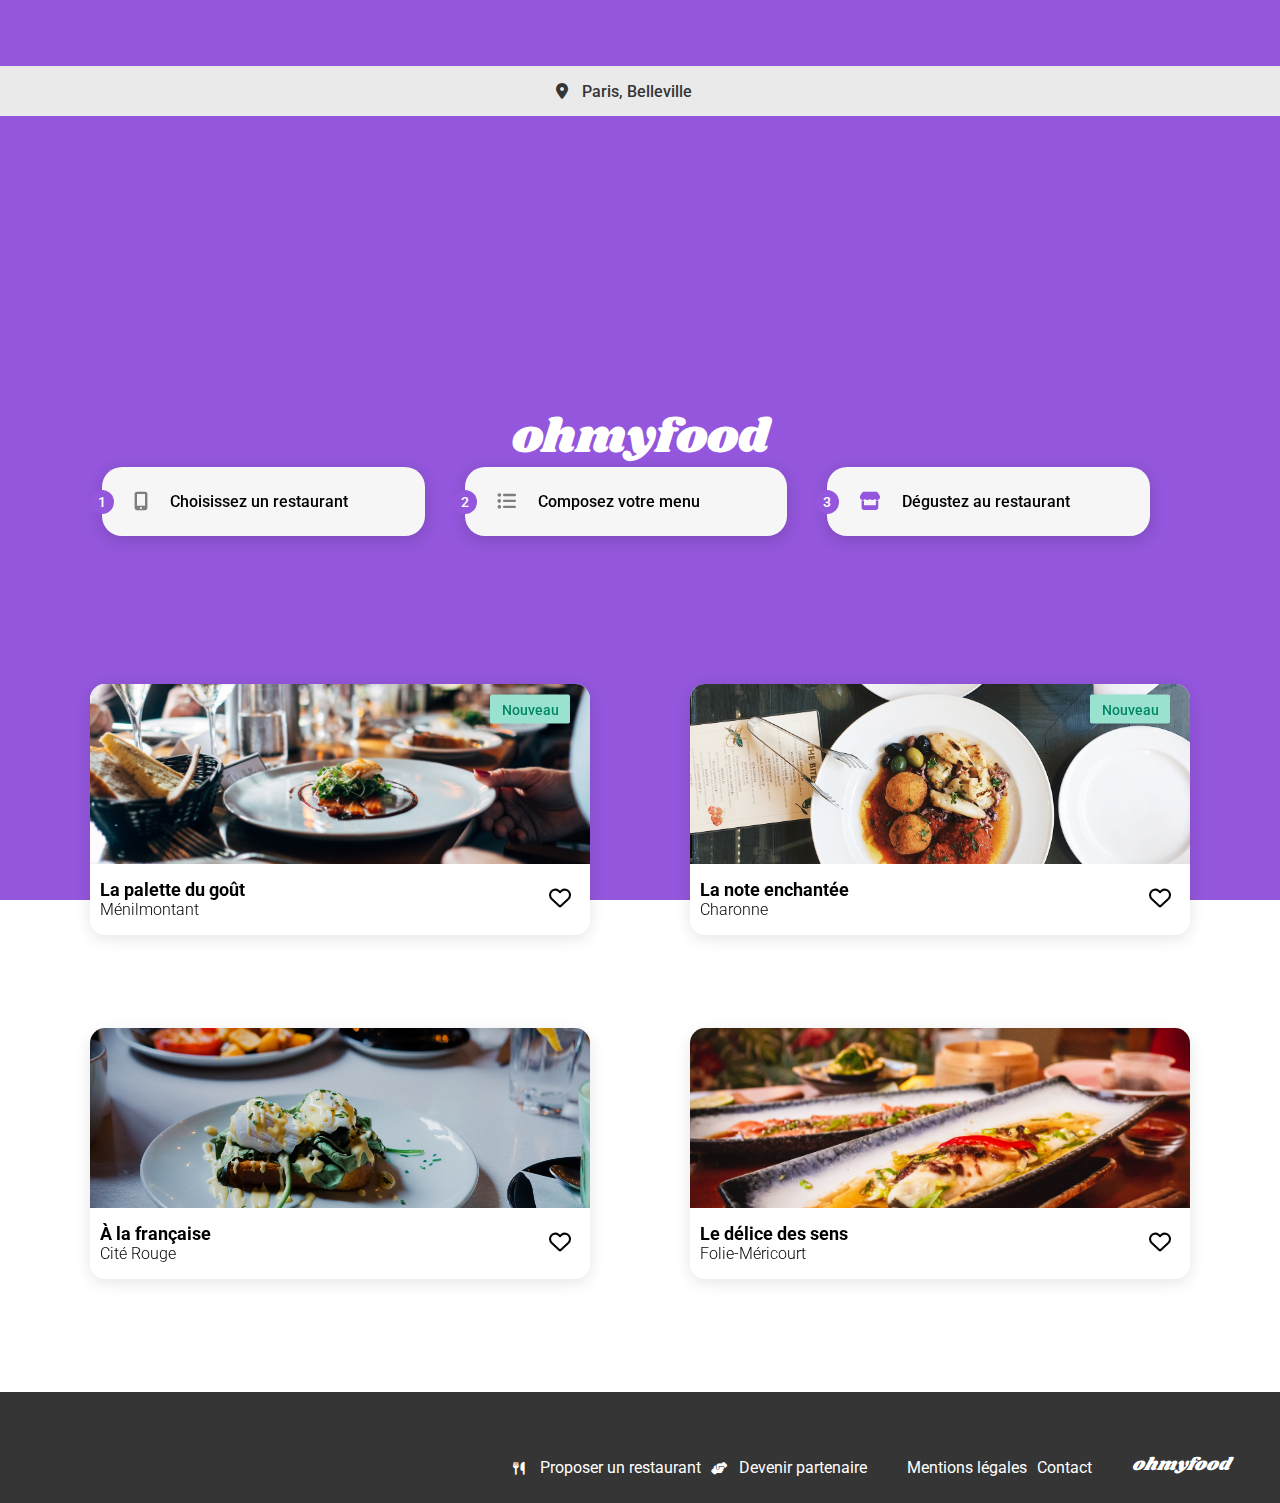
<file: index.html>
<!DOCTYPE html>
<html lang="fr">

    <head>
        <meta charset="UTF-8">
        <meta name="viewport" content="width=device-width, initial-scale=1.0">
        <title>OhMyFood</title>
        <link rel="preconnect" href="https://fonts.googleapis.com">
        <link rel="preconnect" href="https://fonts.gstatic.com" crossorigin>
        <link href="https://fonts.googleapis.com/css2?family=Roboto:ital,wght@0,100;0,300;0,400;0,500;0,700;0,900;1,100;1,300;1,400;1,500;1,700;1,900&family=Shrikhand&display=swap" rel="stylesheet">
        <link href="https://fonts.googleapis.com/css2?family=Roboto:ital,wght@0,100;0,300;0,400;0,500;0,700;0,900;1,100;1,300;1,400;1,500;1,700;1,900&display=swap" rel="stylesheet">
        <link rel="stylesheet" href="https://cdnjs.cloudflare.com/ajax/libs/font-awesome/6.5.1/css/all.min.css">            
        <link rel="stylesheet" href="./css/index.css">
    </head>

    <body class="scroll">

        <div class="loader">
            <p class="loader__title">ohmyfood</p>
            <div class="loader__stagger">
              <div class="loader__point"></div>
              <div class="loader__point"></div>
              <div class="loader__point"></div>
              <div class="loader__point"></div>
              <div class="loader__point"></div>
            </div>
        </div>

        <header class="header-homepage">
            <div id="logo">
                <img src="./assets/logo/ohmyfood.png" alt="Logo Ohmyfood">
            </div>

            <div class="location">
                <i class="fa-solid fa-location-dot"></i>
                <input type="text" placeholder="Paris, Belleville">
            </div>
        </header>

        <section id="reservation">
            <h1>Réservez le menu qui vous convient</h1>
            <h2>Découvrez des restaurants d’exception, sélectionnés par nos soins.</h2>
            <button>Explorer nos restaurants</button>
        </section>

        <main class="main-container">

            <section id="fonctionnement">
                <div class="container">
                    <h2>Fonctionnement</h2>
                    <div id="detail">
                        <div class="container-detail">
                            <span>1</span>
                            <div class="explication">
                                <i class="fa-solid fa-mobile-screen-button"></i>
                                <p>Choisissez un restaurant</p>
                            </div>
                        </div>
                        <div class="container-detail">
                            <span>2</span>
                            <div class="explication">
                                <i class="fa-solid fa-list-ul"></i>
                                <p>Composez votre menu</p>
                            </div>
                        </div>
                        <div class="container-detail">
                            <span>3</span>
                            <div class="explication">
                                <i class="fa-solid fa-store fa--active"></i>
                                <p>Dégustez au restaurant</p>
                            </div>
                        </div>
                    </div>
                </div>
            </section>

            <section id="cards">
                <div class="container">
                    <h2>Restaurants</h2>
                    <div id="card-container">
                        <div>
                            <a href="./restaurants/laPaletteDuGout.html">
                                <article class="card">
                                    <div class="card__image">
                                        <img src="./assets/restaurants/jay-wennington-N_Y88TWmGwA-unsplash.jpg" alt="La palette du goût">
                                        <span class="new">Nouveau</span>
                                    </div>
                                    <div class="card__content">
                                        <div class="content-container">
                                            <h3 class="card-title">La palette du goût</h3>
                                            <p class="card-subtitle">Ménilmontant</p>
                                        </div>
                                    </div>
                                </article>
                            </a>
                            <form class="like-form">
                                <input type="checkbox" id="like_palette-du-gout" name="like_palette-du-gout" class="like_button" value="favorite">
                                <label for="like_palette-du-gout" class="fav-label">
                                <i class="fa-solid fa-heart"></i>
                                <i class="fa-regular fa-heart"></i>
                                <span class="sr-only">Ajouter aux favoris</span>
                                </label>
                            </form>
                        </div>
                        
                        <div>
                            <a href="./restaurants/laNoteEnchantee.html">
                                <article class="card">
                                    <div class="card__image">
                                        <img src="./assets/restaurants/stil-u2Lp8tXIcjw-unsplash.jpg" alt="La note enchantée">
                                        <span class="new">Nouveau</span>
                                    </div>
            
                                    <div class="card__content">
                                        <div class="content-container">
                                            <h3>La note enchantée</h3>
                                            <p>Charonne</p>
                                        </div>
                                    </div>
                                </article>
                            </a>
                            <form class="like-form">
                                <input type="checkbox" id="like_note-enchantee" name="like_note-enchantee" class="like_button" value="favorite">
                                <label for="like_note-enchantee" class="fav-label">
                                <i class="fa-solid fa-heart"></i>
                                <i class="fa-regular fa-heart"></i>
                                <span class="sr-only">Ajouter aux favoris</span>
                                </label>
                            </form>
                        </div>

                        <div>
                            <a href="./restaurants/aLaFrancaise.html">
                                <article class="card">
                                    <div class="card__image">
                                        <img src="./assets/restaurants/toa-heftiba-DQKerTsQwi0-unsplash.jpg" alt="À la française">
                                    </div>
            
                                    <div class="card__content">
                                        <div class="content-container">
                                            <h3>À la française</h3>
                                            <p>Cité Rouge</p>
                                        </div>
                                    </div>
                                </article>
                            </a>
                            <form class="like-form">
                                <input type="checkbox" id="like_a-la-francaise" name="like_a-la-francaise" class="like_button" value="favorite">
                                <label for="like_a-la-francaise" class="fav-label">
                                    <i class="fa-solid fa-heart"></i>
                                    <i class="fa-regular fa-heart"></i>
                                    <span class="sr-only">Ajouter au favoris</span>
                                </label>
                            </form>
                        </div>
                        
                        <div>
                            <a href="./restaurants/leDeliceDesSens.html">
                                <article class="card">
                                    <div class="card__image">
                                        <img src="./assets/restaurants/louis-hansel-shotsoflouis-qNBGVyOCY8Q-unsplash.jpg" alt="Le délice des sens">
                                    </div>
                                    <div class="card__content">
                                        <div class="content-container">
                                            <h3>Le délice des sens</h3>
                                            <p>Folie-Méricourt</p>
                                        </div>
                                    </div>
                                </article>
                            </a>
                            <form class="like-form">
                                <input type="checkbox" id="like_delice-des-sens" name="like_delice-des-sens" class="like_button" value="favorite">
                                <label for="like_delice-des-sens" class="fav-label">
                                <i class="fa-solid fa-heart"></i>
                                <i class="fa-regular fa-heart"></i>
                                <span class="sr-only">Ajouter aux favoris</span>
                                </label>
                            </form>
                        </div>
                    </div>
                </div>
            </section>

        </main>

        <footer>
            <h3>ohmyfood</h3>
            <ul>
                <li><i class="fa-solid fa-utensils"></i><a href="#"> Proposer un restaurant</a></li>
                <li><i class="fa-solid fa-handshake-angle"></i><a href="#">Devenir partenaire</a></li>
                <li><a href="#">Mentions légales</a></li>
                <li><a href="mailto:contact@ohmyfood.fr">Contact</a></li>
            </ul>
        </footer>

    </body>
</html>
</file>
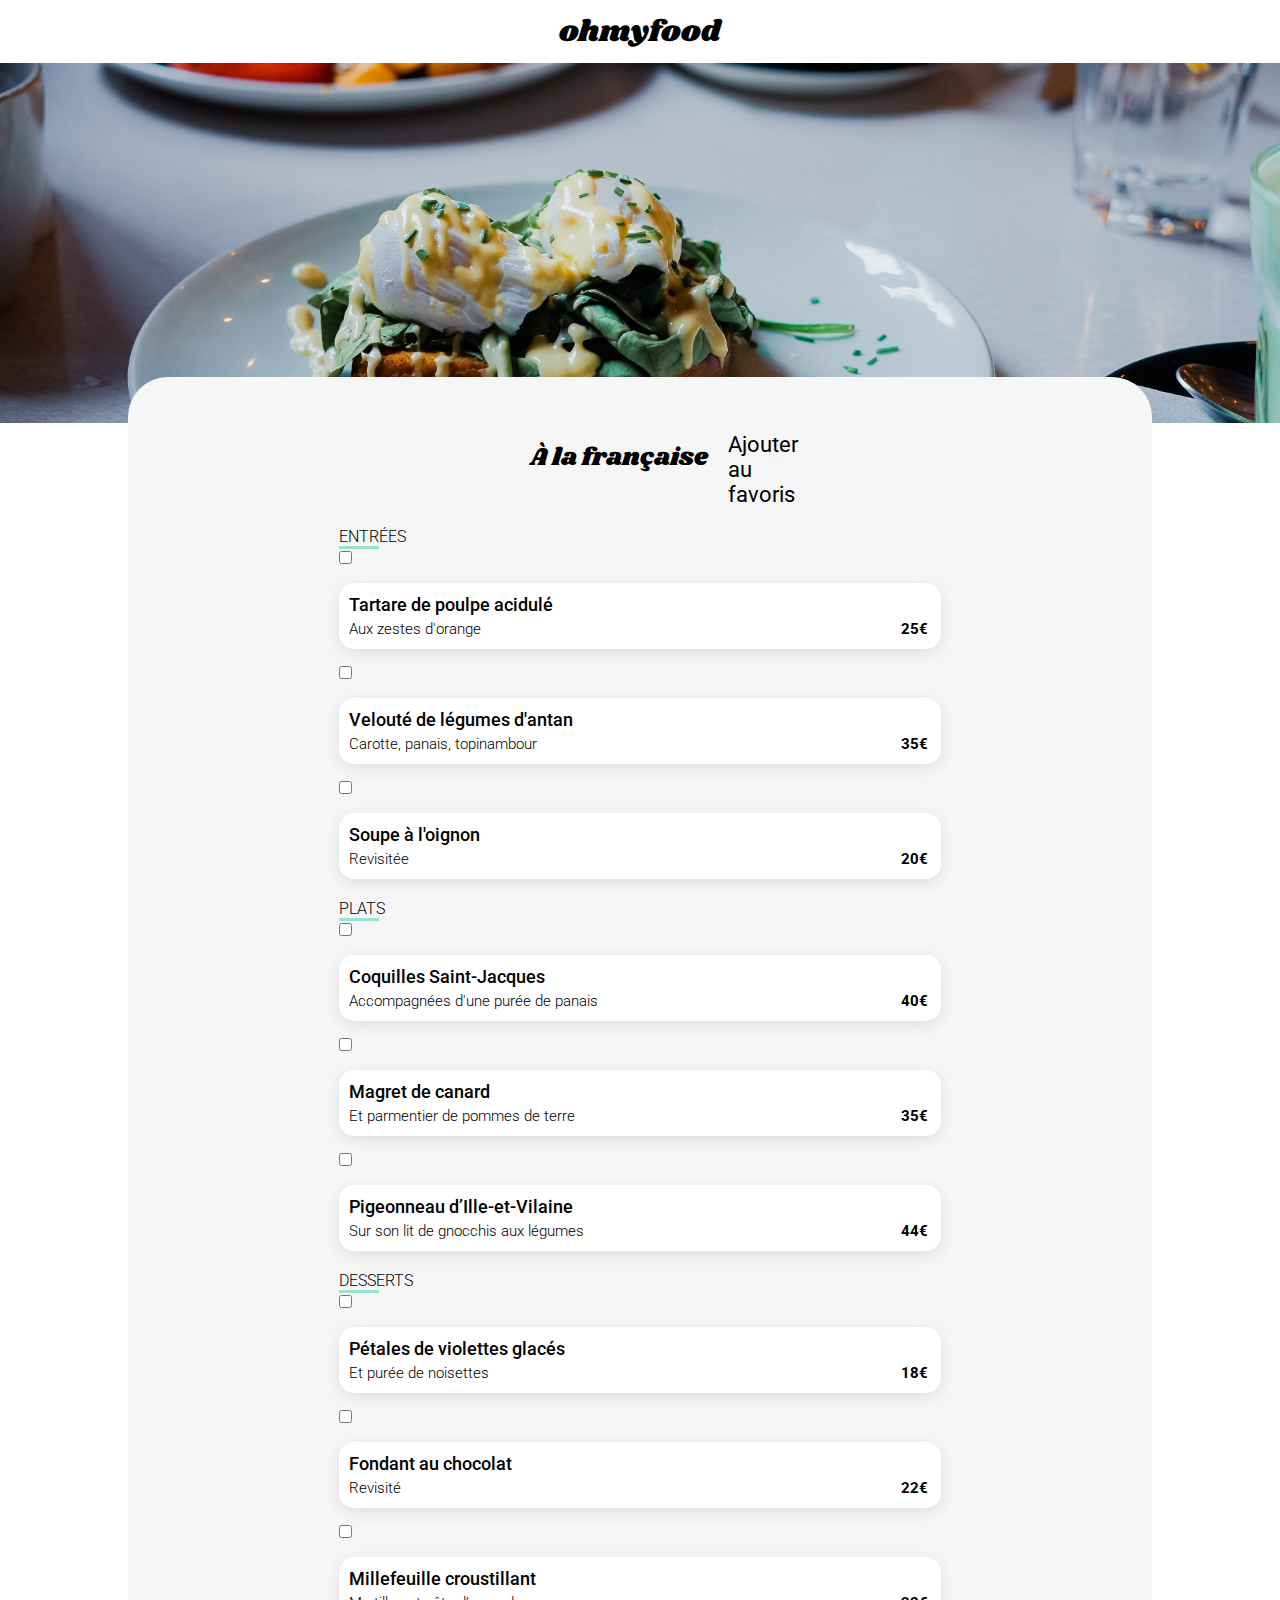
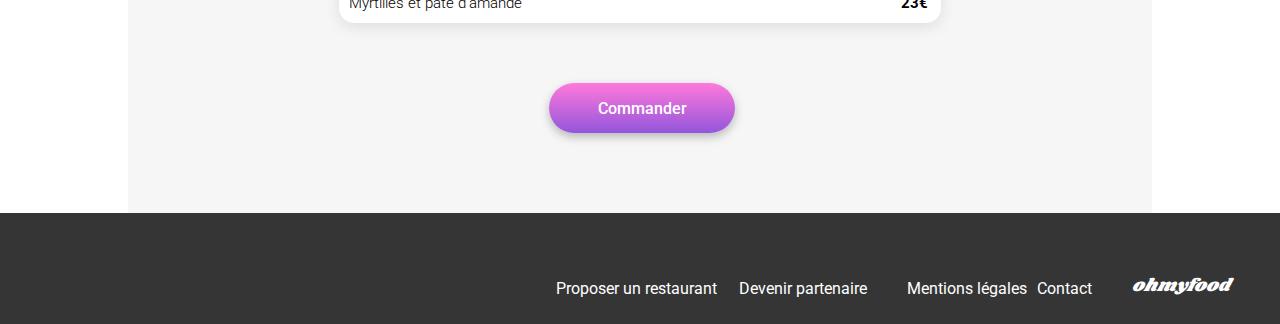
<file: restaurants/aLaFrancaise.html>
<!DOCTYPE html>
<html lang="en">

  <head>
    <meta charset="UTF-8" />
    <meta name="viewport" content="width=device-width, initial-scale=1.0" />
    <title>A la Française</title>
    <link rel="preconnect" href="https://fonts.googleapis.com" />
    <link rel="preconnect" href="https://fonts.gstatic.com" crossorigin />
    <link href="https://fonts.googleapis.com/css2?family=Roboto:ital,wght@0,100;0,300;0,400;0,500;0,700;0,900;1,100;1,300;1,400;1,500;1,700;1,900&family=Shrikhand&display=swap" rel="stylesheet">
    <link href="https://fonts.googleapis.com/css2?family=Roboto:ital,wght@0,100;0,300;0,400;0,500;0,700;0,900;1,100;1,300;1,400;1,500;1,700;1,900&display=swap" rel="stylesheet">
    <link rel="stylesheet" href="https://cdnjs.cloudflare.com/ajax/libs/font-awesome/6.2.1/css/all.min.css" integrity="sha512-MV7K8+y+gLIBoVD59lQIYicR65iaqukzvf/nwasF0nqhPay5w/9lJmVM2hMDcnK1OnMGCdVK+iQrJ7lzPJQd1w==" crossorigin="anonymous" referrerpolicy="no-referrer">
    <link rel="stylesheet" href="../css/index.css" />
  </head>

  <body>

    <header class="header-restaurant">
        <a href="../index.html" id="return">
            <i class="fas fa-arrow-left"></i>
        </a>
        <a href="../index.html" id="logo">ohmyfood</a>
    </header>

    <main>

        <section class="banner">
            <img src="../assets/restaurants/toa-heftiba-DQKerTsQwi0-unsplash.jpg" alt="A la française">
        </section>

        <section id="background">

            <div class="main-container">

                <section class="title-container">
                    <h1>À la française</h1>
                    <form class="like-form">
                        <input type="checkbox" id="like_a-la-francaise" name="like_a-la-francaise" class="like_button" value="favorite">
                        <label for="like_a-la-francaise" class="fav-label">
                            <i class="fa-solid fa-heart"></i>
                            <i class="fa-regular fa-heart"></i>
                            <span class="sr-only">Ajouter au favoris</span>
                        </label>
                    </form>
                </section>
                
                <section class="cards-restau">
                    <h2 style="--anim-order: 1;">Entrées</h2>
                    <input type="checkbox" id="tartare-poulpe-acidule" class="selector sr-only" value="tartare-poulpe-acidule">
                    <article class="card-restau" style="--anim-order: 2;">
                        <div class="card-content">
                            <h3>Tartare de poulpe acidulé</h3>
                            <h4>Aux zestes d'orange</h4>
                        </div>

                        <div class="card-animation-container">
                            <div class="card-price">
                                <span class="euro">25€</span>
                            </div>
                            <div class="card-anim">
                                <span>
                                    <i class="fa-solid fa-check"></i>
                                </span>
                            </div>
                        </div>

                        <label for="tartare-poulpe-acidule" class="selector__label">Tartare de poulpe acidulé</label>
                    </article>
                    
                    <input type="checkbox" id="veloute-legume-d-antan" name="veloute-legume-d-antan" class="selector sr-only" value="veloute-legume-d-antan">
                    <article class="card-restau" style="--anim-order: 3;">
                        <div class="card-content">
                            <h3>Velouté de légumes d'antan</h3>
                            <h4>Carotte, panais, topinambour</h4> 
                        </div>

                        <div class="card-animation-container">
                            <div class="card-price">
                                <span class="euro">35€</span>
                            </div>
                            <div class="card-anim">
                                <span>
                                    <i class="fa-solid fa-check"></i>
                                </span>
                            </div>
                        </div>

                        <label for="veloute-legume-d-antan" class="selector__label">Velouté de légumes d'antan</label>
                    </article>
                
                    <input type="checkbox" id='soupe-a-l-oignon' name="soupe-a-l-oignon" class="selector sr-only" value="soupe-a-l-oignon">
                    <article class="card-restau" style="--anim-order: 4;">    
                        <div class="card-content">
                            <h3>Soupe à l'oignon</h3>
                            <h4>Revisitée</h4>
                        </div>

                        <div class="card-animation-container">
                            <div class="card-price">
                                <span class="euro">20€</span>
                            </div>
                            <div class="card-anim">
                                <span>
                                    <i class="fa-solid fa-check"></i>
                                </span>
                            </div>
                        </div>

                        <label for='soupe-a-l-oignon' class="selector__label">Soupe à l'oignon</label>
                    </article>
                </section>

                <section class="cards-restau">
                    <h2 style="--anim-order: 5;">Plats</h2>
                    <input type="checkbox" id="coquilles-saint-jacques" name="coquilles-saint-jacques" class="selector sr-only" value="coquilles-saint-jacques">
                    <article class="card-restau" style="--anim-order: 6;">
                        <div class="card-content">
                            <h3>Coquilles Saint-Jacques</h3>
                            <h4>Accompagnées d'une purée de panais</h4>
                        </div>

                        <div class="card-animation-container">
                            <div class="card-price">
                                <span class="euro">40€</span>
                            </div>
                            <div class="card-anim">
                                <span>
                                    <i class="fa-solid fa-check"></i>
                                </span>
                            </div>
                        </div>

                        <label for="coquilles-saint-jacques" class="selector__label">Coquilles Saint-Jacques</label>
                    </article>

                    <input type="checkbox" id="magret-de-canard" name="magret-de-canard" class="selector sr-only" value="magret-de-canard">
                    <article class="card-restau" style="--anim-order: 7;">
                        <div class="card-content">
                            <h3>Magret de canard</h3>
                            <h4>Et parmentier de pommes de terre</h4>
                        </div>

                        <div class="card-animation-container">
                            <div class="card-price">
                                <span class="euro">35€</span>
                            </div>
                            <div class="card-anim">
                                <span>
                                    <i class="fa-solid fa-check"></i>
                                </span>
                            </div>
                        </div>

                        <label for="magret-de-canard" class="selector__label">Magret de canard</label>
                    </article>

                    <input type="checkbox" id="pigeonneau-d-ille-et-vilaine" name="pigeonneau-d-ille-et-vilaine" class="selector sr-only" value="pigeonneau-d-ille-et-vilaine">
                    <article class="card-restau" style="--anim-order: 8;">
                        <div class="card-content">
                            <h3>Pigeonneau d’Ille-et-Vilaine</h3>
                            <h4>Sur son lit de gnocchis aux légumes</h4>
                        </div>

                        <div class="card-animation-container">
                            <div class="card-price">
                                <span class="euro">44€</span>
                            </div>
                            <div class="card-anim">
                                <span>
                                    <i class="fa-solid fa-check"></i>
                                </span>
                            </div>
                        </div>

                        <label for="pigeonneau-d-ille-et-vilaine" class="selector__label">Pigeonneau d'Ille-et-Vilaine</label>
                    </article>
                </section>

                <section class="cards-restau">
                    <h2 style="--anim-order: 9;">Desserts</h2>  
                    <input type="checkbox" id="petales-de-violette-glacees" name="petales-de-violette-glacees" class="selector sr-only" value="petales-de-violette-glacees">
                    <article class="card-restau" style="--anim-order: 10;">
                        <div class="card-content">
                            <h3>Pétales de violettes glacés</h3>
                            <h4>Et purée de noisettes</h4> 
                        </div>

                        <div class="card-animation-container">
                            <div class="card-price">
                                <span class="euro">18€</span>
                            </div>
                            <div class="card-anim">
                                <span>
                                    <i class="fa-solid fa-check"></i>
                                </span>
                            </div>
                        </div>

                        <label for="petales-de-violette-glacees" class="selector__label">Pétales de violettes glacés</label>
                    </article>

                    <input type="checkbox" id="fondant-au-chocolat" name="fondant-au-chocolat" class="selector sr-only" value="fondant-au-chocolat">
                    <article class="card-restau" style="--anim-order: 11;">
                        <div class="card-content">
                            <h3>Fondant au chocolat</h3>
                            <h4>Revisité</h4>
                        </div>

                        <div class="card-animation-container">
                            <div class="card-price">
                                <span class="euro">22€</span>
                            </div>

                            <div class="card-anim">
                                <span>
                                    <i class="fa-solid fa-check"></i>
                                </span>
                            </div>
                        </div>

                        <label for="fondant-au-chocolat" class="selector__label">Fondant au chocolat</label>
                    </article>

                    <input type="checkbox" id="millefeuille-croustillant" name="millefeuille-croustillant" class="selector sr-only" value="millefeuille-croustillant">
                    <article class="card-restau" style="--anim-order: 12;">
                        <div class="card-content">
                            <h3>Millefeuille croustillant</h3>
                            <h4>Myrtilles et pâte d’amande</h4>
                        </div>

                        <div class="card-animation-container">
                            <div class="card-price">
                                <span class="euro">23€</span>
                            </div>
                            <div class="card-anim">
                                <span>
                                    <i class="fa-solid fa-check"></i>
                                </span>
                            </div>
                        </div>

                        <label for="millefeuille-croustillant" class="selector__label">Millefeuille croustillant</label>
                    </article>
                </section>

                <div id="btn"><button>Commander</button></div>
            </div>
        </section>
       
    </main>

    <footer>
        <h3>ohmyfood</h3>
        <ul>
            <li><i class="fa-solid fa-utensils"></i><a href="#"> Proposer un restaurant</a></li>
            <li><i class="fa-solid fa-handshake-angle"></i><a href="#">Devenir partenaire</a></li>
            <li><a href="#">Mentions légales</a></li>
            <li><a href="mailto:contact@ohmyfood.fr">Contact</a></li>
        </ul>
    </footer>

</body>
</html>
</file>
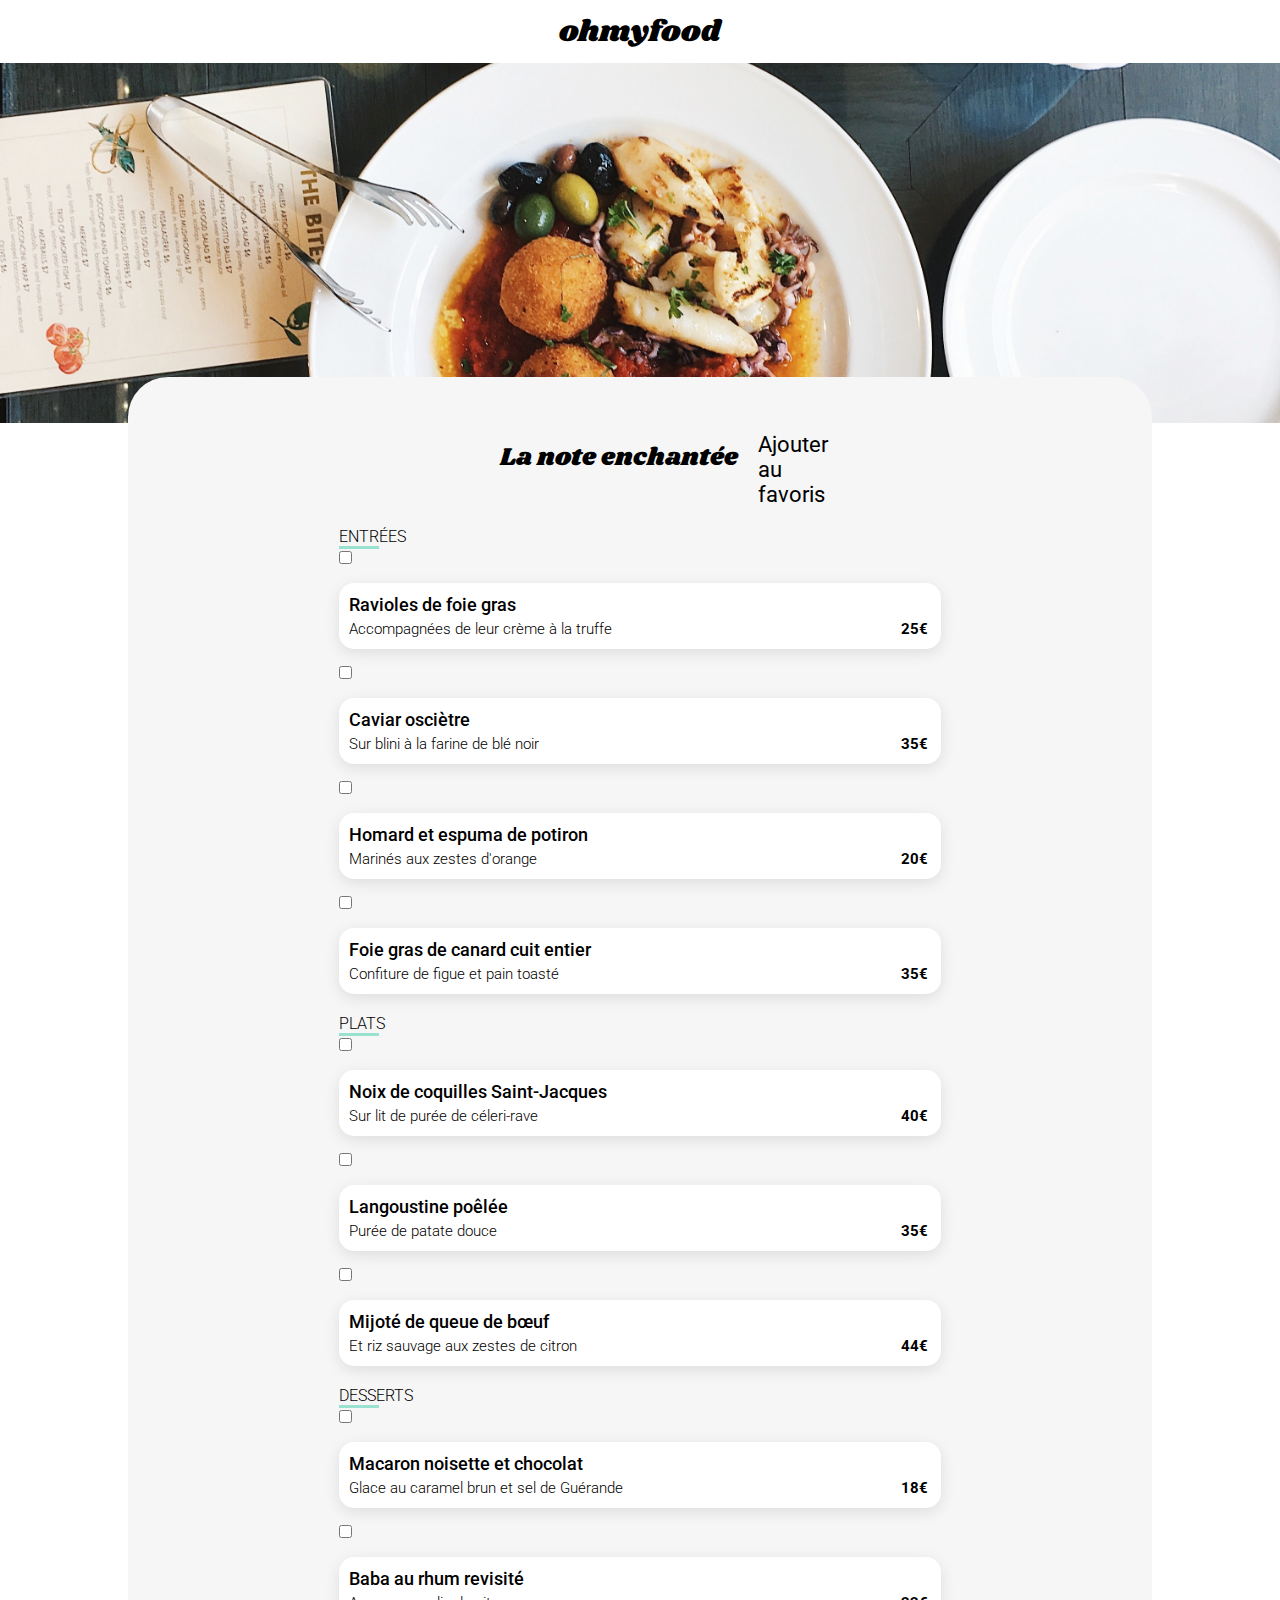
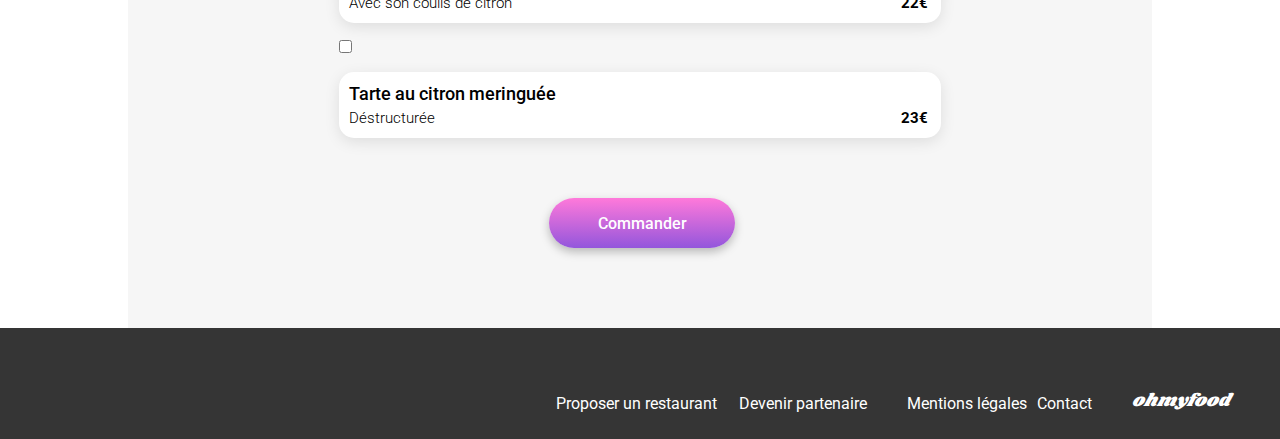
<file: restaurants/laNoteEnchantee.html>
<!DOCTYPE html>
<html lang="en">

  <head>
    <meta charset="UTF-8" />
    <meta name="viewport" content="width=device-width, initial-scale=1.0" />
    <title>A la Française</title>
    <link rel="preconnect" href="https://fonts.googleapis.com" />
    <link rel="preconnect" href="https://fonts.gstatic.com" crossorigin />
    <link href="https://fonts.googleapis.com/css2?family=Roboto:ital,wght@0,100;0,300;0,400;0,500;0,700;0,900;1,100;1,300;1,400;1,500;1,700;1,900&family=Shrikhand&display=swap" rel="stylesheet">
    <link href="https://fonts.googleapis.com/css2?family=Roboto:ital,wght@0,100;0,300;0,400;0,500;0,700;0,900;1,100;1,300;1,400;1,500;1,700;1,900&display=swap" rel="stylesheet">
    <link rel="stylesheet" href="https://cdnjs.cloudflare.com/ajax/libs/font-awesome/6.2.1/css/all.min.css" integrity="sha512-MV7K8+y+gLIBoVD59lQIYicR65iaqukzvf/nwasF0nqhPay5w/9lJmVM2hMDcnK1OnMGCdVK+iQrJ7lzPJQd1w==" crossorigin="anonymous" referrerpolicy="no-referrer">
    <link rel="stylesheet" href="../css/index.css" />
  </head>

  <body>

    <header class="header-restaurant">
        <a href="../index.html" id="return">
            <i class="fas fa-arrow-left"></i>
        </a>
        <a href="../index.html" id="logo">ohmyfood</a>
    </header>

    <main>

        <section class="banner">
            <img src="../assets/restaurants/stil-u2Lp8tXIcjw-unsplash.jpg" alt="La note enchantée">
        </section>

        <section id="background">

            <div class="main-container">

                <section class="title-container">
                    <h1>La note enchantée</h1>
                    <form class="like-form">
                        <input type="checkbox" id="like_note-enchantee" name="like_note-enchantee" class="like_button" value="favorite">
                        <label for="like_note-enchantee" class="fav-label">
                          <i class="fa-solid fa-heart"></i>
                          <i class="fa-regular fa-heart"></i>
                          <span class="sr-only">Ajouter au favoris</span>
                        </label>
                    </form>
                </section>
                
                <section class="cards-restau">
                    <h2 style="--anim-order: 1;">Entrées</h2>
                    <input type="checkbox" id="ravioles-de-foie-gras" name="ravioles-de-foie-gras" class="selector sr-only" value="ravioles-de-foie-gras">
                    <article class="card-restau" style="--anim-order: 2;">
                        <div class="card-content">
                            <h3>Ravioles de foie gras</h3>
                            <h4>Accompagnées de leur crème à la truffe</h4>
                        </div>

                        <div class="card-animation-container">
                            <div class="card-price">
                                <span class="euro">25€</span>
                            </div>
                            <div class="card-anim">
                                <span>
                                    <i class="fa-solid fa-check"></i>
                                </span>
                            </div>
                        </div>

                        <label for="ravioles-de-foie-gras" class="selector__label">Ravioles de foie gras</label>
                    </article>

                    <input type="checkbox" id="caviar-oscietre" name="caviar-oscietre" class="selector sr-only" value="caviar-oscietre">
                    <article class="card-restau" style="--anim-order: 3;">
                        <div class="card-content">
                            <h3>Caviar osciètre</h3>
                            <h4>Sur blini à la farine de blé noir</h4> 
                        </div>

                        <div class="card-animation-container">
                            <div class="card-price">
                                <span class="euro">35€</span>
                            </div>
                            <div class="card-anim">
                                <span>
                                    <i class="fa-solid fa-check"></i>
                                </span>
                            </div>
                        </div>

                        <label for="caviar-oscietre" class="selector__label">Caviar osciètre</label>
                    </article>
                
                    <input type="checkbox" id="homard-et-espuma-de-potiron" name="homard-et-espuma-de-potiron" class="selector sr-only" value="homard-et-espuma-de-potiron">
                    <article class="card-restau" style="--anim-order: 4;">    
                        <div class="card-content">
                            <h3>Homard et espuma de potiron</h3>
                            <h4>Marinés aux zestes d'orange</h4>
                        </div>

                        <div class="card-animation-container">
                            <div class="card-price">
                                <span class="euro">20€</span>
                            </div>
                            <div class="card-anim">
                                <span>
                                    <i class="fa-solid fa-check"></i>
                                </span>
                            </div>
                        </div>

                        <label for="homard-et-espuma-de-potiron" class="selector__label">Homard et espuma de potiron</label>
                    </article>

                    <input type="checkbox" id="foie-gras-de-canard-cuit-entier" name="foie-gras-de-canard-cuit-entier" class="selector sr-only" value="foie-gras-de-canard-cuit-entier">
                    <article class="card-restau" style="--anim-order: 5;">    
                        <div class="card-content">
                            <h3>Foie gras de canard cuit entier</h3>
                            <h4>Confiture de figue et pain toasté</h4>
                        </div>

                        <div class="card-animation-container">
                            <div class="card-price">
                                <span class="euro">35€</span>
                            </div>
                            <div class="card-anim">
                                <span>
                                    <i class="fa-solid fa-check"></i>
                                </span>
                            </div>
                        </div>

                        <label for="foie-gras-de-canard-cuit-entier" class="selector__label">Foie gras de canard cuit entier</label>
                    </article>
                </section>

                <section class="cards-restau">
                    <h2 style="--anim-order: 6;">Plats</h2>
                    <input type="checkbox" id="noix-de-coquilles-saint-jacques" name="noix-de-coquilles-saint-jacques" class="selector sr-only" value="noix-de-coquilles-saint-jacques">
                    <article class="card-restau" style="--anim-order: 7;">
                        <div class="card-content">
                            <h3>Noix de coquilles Saint-Jacques</h3>
                            <h4>Sur lit de purée de céleri-rave</h4>
                        </div>

                        <div class="card-animation-container">
                            <div class="card-price">
                                <span class="euro">40€</span>
                            </div>
                            <div class="card-anim">
                                <span>
                                    <i class="fa-solid fa-check"></i>
                                </span>
                            </div>
                        </div>

                        <label for="noix-de-coquilles-saint-jacques" class="selector__label">Noix de coquilles Saint-Jacques</label>
                    </article>

                    <input type="checkbox" id="langoustine-poelee" name="langoustine-poelee" class="selector sr-only" value="langoustine-poelee">
                    <article class="card-restau" style="--anim-order: 8;">
                        <div class="card-content">
                            <h3>Langoustine poêlée</h3>
                            <h4>Purée de patate douce</h4>
                        </div>

                        <div class="card-animation-container">
                            <div class="card-price">
                                <span class="euro">35€</span>
                            </div>
                            <div class="card-anim">
                                <span>
                                    <i class="fa-solid fa-check"></i>
                                </span>
                            </div>
                        </div>

                        <label for="langoustine-poelee" class="selector__label">Langoustine poêlée</label>
                    </article>

                    <input type="checkbox" id="mijote-de-queue-de-boeuf" name="mijote-de-queue-de-boeuf" class="selector sr-only" value="mijote-de-queue-de-boeuf">
                    <article class="card-restau" style="--anim-order: 9;">
                        <div class="card-content">
                            <h3>Mijoté de queue de bœuf </h3>
                            <h4>Et riz sauvage aux zestes de citron</h4> 
                        </div>

                        <div class="card-animation-container">
                            <div class="card-price">
                                <span class="euro">44€</span>
                            </div>
                            <div class="card-anim">
                                <span>
                                    <i class="fa-solid fa-check"></i>
                                </span>
                            </div>
                        </div>

                        <label for="mijote-de-queue-de-boeuf" class="selector__label">Mijoté de queue de bœuf </label>
                    </article>
                </section>

                <section class="cards-restau">
                    <h2 style="--anim-order: 10;">Desserts</h2>
                    <input type="checkbox" id="macaron-noisette-et-chocolat" name="macaron-noisette-et-chocolat" class="selector sr-only" value="macaron-noisette-et-chocolat">
                    <article class="card-restau" style="--anim-order: 11;">
                        <div class="card-content">
                            <h3>Macaron noisette et chocolat</h3>
                            <h4>Glace au caramel brun et sel de Guérande</h4> 
                        </div>

                        <div class="card-animation-container">
                            <div class="card-price">
                                <span class="euro">18€</span>
                            </div>
                            <div class="card-anim">
                                <span>
                                    <i class="fa-solid fa-check"></i>
                                </span>
                            </div>
                        </div>

                        <label for="macaron-noisette-et-chocolat" class="selector__label">Macaron noisette et chocolat</label>
                    </article>

                    <input type="checkbox" id="baba-au-rhum-revisite" name="baba-au-rhum-revisite" class="selector sr-only" value="baba-au-rhum-revisite">
                    <article class="card-restau" style="--anim-order: 12;">
                        <div class="card-content">
                            <h3>Baba au rhum revisité</h3>
                            <h4>Avec son coulis de citron</h4>
                        </div>

                        <div class="card-animation-container">
                            <div class="card-price">
                                <span class="euro">22€</span>
                            </div>
                            <div class="card-anim">
                                <span>
                                    <i class="fa-solid fa-check"></i>
                                </span>
                            </div>
                        </div>

                        <label for="baba-au-rhum-revisite" class="selector__label">Baba au rhum revisité</label>
                    </article>

                    <input type="checkbox" id="tarte-au-citron-meringuee" name="tarte-au-citron-meringuee" class="selector sr-only" value="tarte-au-citron-meringuee">
                    <article class="card-restau" style="--anim-order: 13;">
                        <div class="card-content">
                            <h3>Tarte au citron meringuée</h3>
                            <h4>Déstructurée</h4>
                        </div>

                        <div class="card-animation-container">
                            <div class="card-price">
                                <span class="euro">23€</span>
                            </div>
                            <div class="card-anim">
                                <span>
                                    <i class="fa-solid fa-check"></i>
                                </span>
                            </div>
                        </div>

                        <label for="tarte-au-citron-meringuee" class="selector__label">Tarte au citron meringuée</label>
                    </article>
                </section>

                <div id="btn"><button>Commander</button></div>
            </div>
        </section>
       
    </main>

    <footer>
        <h3>ohmyfood</h3>
        <ul>
            <li><i class="fa-solid fa-utensils"></i><a href="#"> Proposer un restaurant</a></li>
            <li><i class="fa-solid fa-handshake-angle"></i><a href="#">Devenir partenaire</a></li>
            <li><a href="#">Mentions légales</a></li>
            <li><a href="mailto:contact@ohmyfood.fr">Contact</a></li>
        </ul>
    </footer>

</body>
</html>
</file>
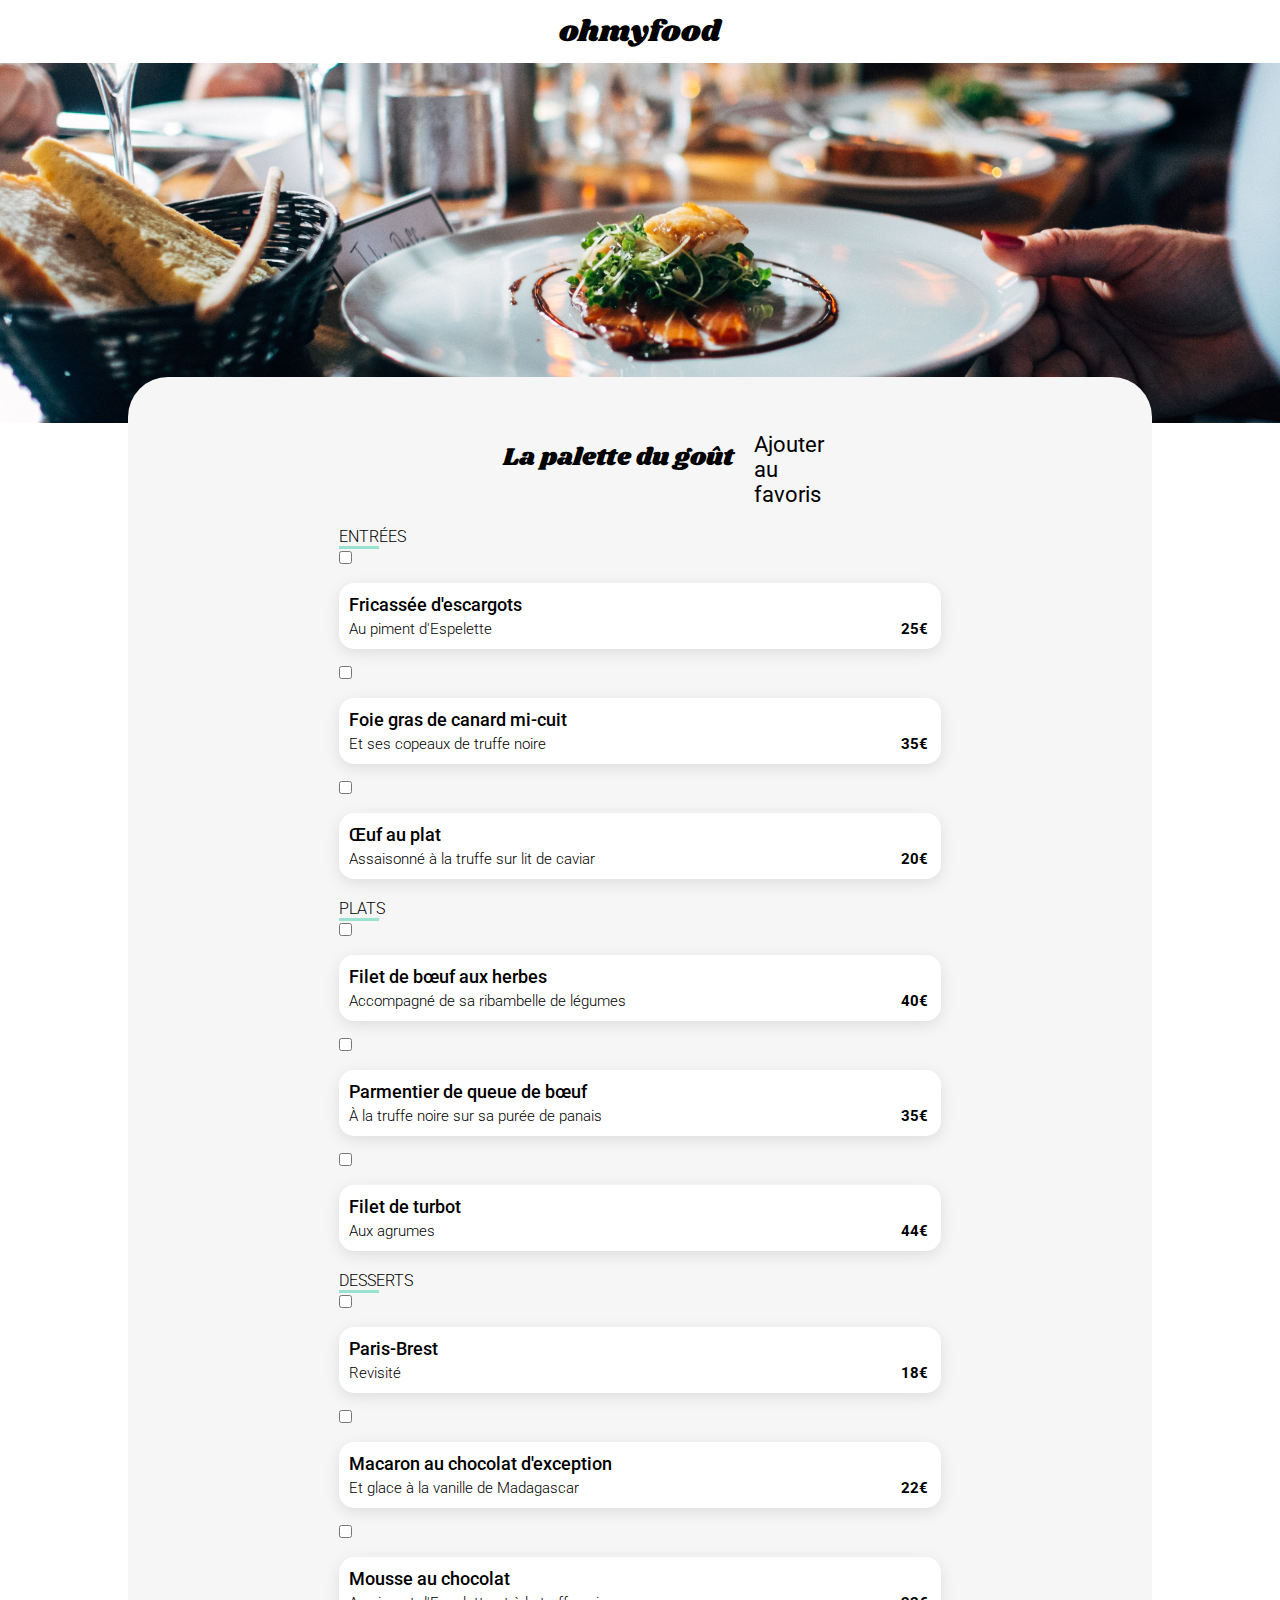
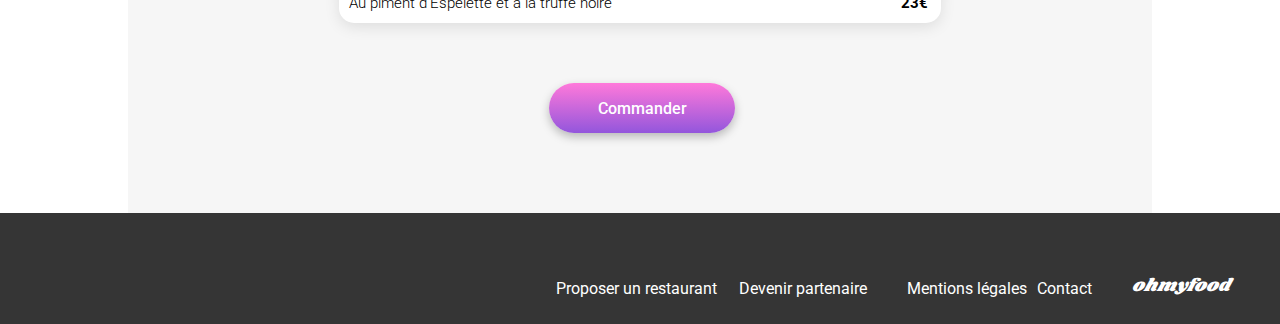
<file: restaurants/laPaletteDuGout.html>
<!DOCTYPE html>
<html lang="en">

  <head>
    <meta charset="UTF-8" />
    <meta name="viewport" content="width=device-width, initial-scale=1.0" />
    <title>A la Française</title>
    <link rel="preconnect" href="https://fonts.googleapis.com" />
    <link rel="preconnect" href="https://fonts.gstatic.com" crossorigin />
    <link href="https://fonts.googleapis.com/css2?family=Roboto:ital,wght@0,100;0,300;0,400;0,500;0,700;0,900;1,100;1,300;1,400;1,500;1,700;1,900&family=Shrikhand&display=swap" rel="stylesheet">
    <link href="https://fonts.googleapis.com/css2?family=Roboto:ital,wght@0,100;0,300;0,400;0,500;0,700;0,900;1,100;1,300;1,400;1,500;1,700;1,900&display=swap" rel="stylesheet">
    <link rel="stylesheet" href="https://cdnjs.cloudflare.com/ajax/libs/font-awesome/6.2.1/css/all.min.css" integrity="sha512-MV7K8+y+gLIBoVD59lQIYicR65iaqukzvf/nwasF0nqhPay5w/9lJmVM2hMDcnK1OnMGCdVK+iQrJ7lzPJQd1w==" crossorigin="anonymous" referrerpolicy="no-referrer">
    <link rel="stylesheet" href="../css/index.css" />
  </head>

  <body>

    <header class="header-restaurant">
        <a href="../index.html" id="return">
            <i class="fas fa-arrow-left"></i>
        </a>
        <a href="../index.html" id="logo">ohmyfood</a>
    </header>

    <main>

        <section class="banner">
            <img src="../assets/restaurants/jay-wennington-N_Y88TWmGwA-unsplash.jpg" alt="La palette du goût">
        </section>

        <section id="background">

            <div class="main-container">

                <section class="title-container">
                    <h1>La palette du goût</h1>
                    <form class="like-form">
                        <input type="checkbox" id="like_palette-du-gout" name="like_palette-du-gout" class="like_button" value="favorite">
                        <label for="like_palette-du-gout" class="fav-label">
                          <i class="fa-solid fa-heart"></i>
                          <i class="fa-regular fa-heart"></i>
                          <span class="sr-only">Ajouter au favoris</span>
                        </label>
                    </form>
                </section>
                
                <section class="cards-restau">
                    <h2 style="--anim-order: 1;">Entrées</h2>
                    <input type="checkbox" id="fricassee-d-escargots" name="fricassee-d-escargots" class="selector sr-only" value="fricassee-d-escargots">
                    <article class="card-restau" style="--anim-order: 2;">
                        <div class="card-content">
                            <h3>Fricassée d'escargots</h3>
                            <h4>Au piment d'Espelette</h4>
                        </div>

                        <div class="card-animation-container">
                            <div class="card-price">
                                <span class="euro">25€</span>
                            </div>
                            <div class="card-anim">
                                <span>
                                    <i class="fa-solid fa-check"></i>
                                </span>
                            </div>
                        </div>

                        <label for="fricassee-d-escargots" class="selector__label">Fricass&eacute;e d'escargots</label>
                    </article>

                    <input type="checkbox" id="foie-gras-de-canard-mi-cuit" name="foie-gras-de-canard-mi-cuit" class="selector sr-only" value="foie-gras-de-canard-mi-cuit">
                    <article class="card-restau" style="--anim-order: 3;">
                        <div class="card-content">
                            <h3>Foie gras de canard mi-cuit</h3>
                            <h4>Et ses copeaux de truffe noire</h4> 
                        </div>

                        <div class="card-animation-container">
                            <div class="card-price">
                                <span class="euro">35€</span>
                            </div>
                            <div class="card-anim">
                                <span>
                                    <i class="fa-solid fa-check"></i>
                                </span>
                            </div>
                        </div>

                        <label for="foie-gras-de-canard-mi-cuit" class="selector__label">Foi gras de canard mi-cuit</label>
                    </article>
                
                    <input type="checkbox" id="oeuf-au-plat" name="oeuf-au-plat" class="selector sr-only" value="oeuf-au-plat">
                    <article class="card-restau" style="--anim-order: 4;">    
                        <div class="card-content">
                            <h3>Œuf au plat</h3>
                            <h4>Assaisonné à la truffe sur lit de caviar</h4>
                        </div>

                        <div class="card-animation-container">
                            <div class="card-price">
                                <span class="euro">20€</span>
                            </div>
                            <div class="card-anim">
                                <span>
                                    <i class="fa-solid fa-check"></i>
                                </span>
                            </div>
                        </div>

                        <label for="oeuf-au-plat" class="selector__label">Œuf au plat</label>
                    </article>
                </section>

                <section class="cards-restau">
                    <h2 style="--anim-order: 5;">Plats</h2>
                    <input type="checkbox" id="filet-de-boeuf-aux-herbes" name="filet-de-boeuf-aux-herbes" class="selector sr-only" value="filet-de-boeuf-aux-herbes">
                    <article class="card-restau" style="--anim-order: 6;">
                        <div class="card-content">
                            <h3>Filet de bœuf aux herbes</h3>
                            <h4>Accompagné de sa ribambelle de légumes</h4>
                        </div>

                        <div class="card-animation-container">
                            <div class="card-price">
                                <span class="euro">40€</span>
                            </div>
                            <div class="card-anim">
                                <span>
                                    <i class="fa-solid fa-check"></i>
                                </span>
                            </div>
                        </div>

                        <label for="filet-de-boeuf-aux-herbes" class="selector__label">Filet de bœuf aux herbes</label>
                    </article>

                    <input type="checkbox" id="parmentier-de-queue-de-boeuf" name="parmentier-de-queue-de-boeuf" class="selector sr-only" value="parmentier-de-queue-de-boeuf">
                    <article class="card-restau" style="--anim-order: 7;">
                        <div class="card-content">
                            <h3>Parmentier de queue de bœuf</h3>
                            <h4>À la truffe noire sur sa purée de panais</h4>
                        </div>

                        <div class="card-animation-container">
                            <div class="card-price">
                                <span class="euro">35€</span>
                            </div>
                            <div class="card-anim">
                                <span>
                                    <i class="fa-solid fa-check"></i>
                                </span>
                            </div>
                        </div>

                        <label for="parmentier-de-queue-de-boeuf" class="selector__label">Parmentier de queue de bœuf</label>
                    </article>

                    <input type="checkbox" id="filet-de-turbot" name="filet-de-turbot" class="selector sr-only" value="filet-de-turbot">
                    <article class="card-restau" style="--anim-order: 8;">
                        <div class="card-content">
                            <h3>Filet de turbot</h3>
                            <h4>Aux agrumes</h4>
                        </div>

                        <div class="card-animation-container">
                            <div class="card-price">
                                <span class="euro">44€</span>
                            </div>
                            <div class="card-anim">
                                <span>
                                    <i class="fa-solid fa-check"></i>
                                </span>
                            </div>
                        </div>

                        <label for="filet-de-turbot" class="selector__label">Filet de turbot</label>
                    </article>
                </section>

                <section class="cards-restau">
                    <h2 style="--anim-order: 9;">Desserts</h2>  
                    <input type="checkbox" id="paris-brest" name="paris-brest" class="selector sr-only" value="paris-brest">
                    <article class="card-restau" style="--anim-order: 10;">
                        <div class="card-content">
                            <h3>Paris-Brest</h3>
                            <h4>Revisité</h4> 
                        </div>

                        <div class="card-animation-container">
                            <div class="card-price">
                                <span class="euro">18€</span>
                            </div>
                            <div class="card-anim">
                                <span>
                                    <i class="fa-solid fa-check"></i>
                                </span>
                            </div>
                        </div>

                        <label for="paris-brest" class="selector__label">Paris-Brest</label>
                    </article>

                    <input type="checkbox" id="macaron-au-chocolat" name="macaron-au-chocolat" class="selector sr-only" value="macaron-au-chocolat">
                    <article class="card-restau" style="--anim-order: 11;">
                        <div class="card-content">
                            <h3>Macaron au chocolat d'exception</h3>
                            <h4>Et glace à la vanille de Madagascar</h4>
                        </div>

                        <div class="card-animation-container">
                            <div class="card-price">
                                <span class="euro">22€</span>
                            </div>
                            <div class="card-anim">
                                <span>
                                    <i class="fa-solid fa-check"></i>
                                </span>
                            </div>
                        </div> 

                        <label for="macaron-au-chocolat" class="selector__label">Macaron au chocolat</label>
                    </article>

                    <input type="checkbox" id="mousse-au-chocolat" name="mousse-au-chocolat" class="selector sr-only" value="mousse-au-chocolat">
                    <article class="card-restau" style="--anim-order: 12;">
                        <div class="card-content">
                            <h3>Mousse au chocolat</h3>
                            <h4>Au piment d'Espelette et à la truffe noire</h4>
                        </div>

                        <div class="card-animation-container">
                            <div class="card-price">
                                <span class="euro">23€</span>
                            </div>
                            <div class="card-anim">
                                <span>
                                    <i class="fa-solid fa-check"></i>
                                </span>
                            </div>
                        </div>
                        
                        <label for="mousse-au-chocolat" class="selector__label">Mousse au chocolat</label>
                    </article>
                </section>

                <div id="btn"><button>Commander</button></div>
            </div>
        </section>
       
    </main>

    <footer>
        <h3>ohmyfood</h3>
        <ul>
            <li><i class="fa-solid fa-utensils"></i><a href="#"> Proposer un restaurant</a></li>
            <li><i class="fa-solid fa-handshake-angle"></i><a href="#">Devenir partenaire</a></li>
            <li><a href="#">Mentions légales</a></li>
            <li><a href="mailto:contact@ohmyfood.fr">Contact</a></li>
        </ul>
    </footer>

</body>
</html>
</file>
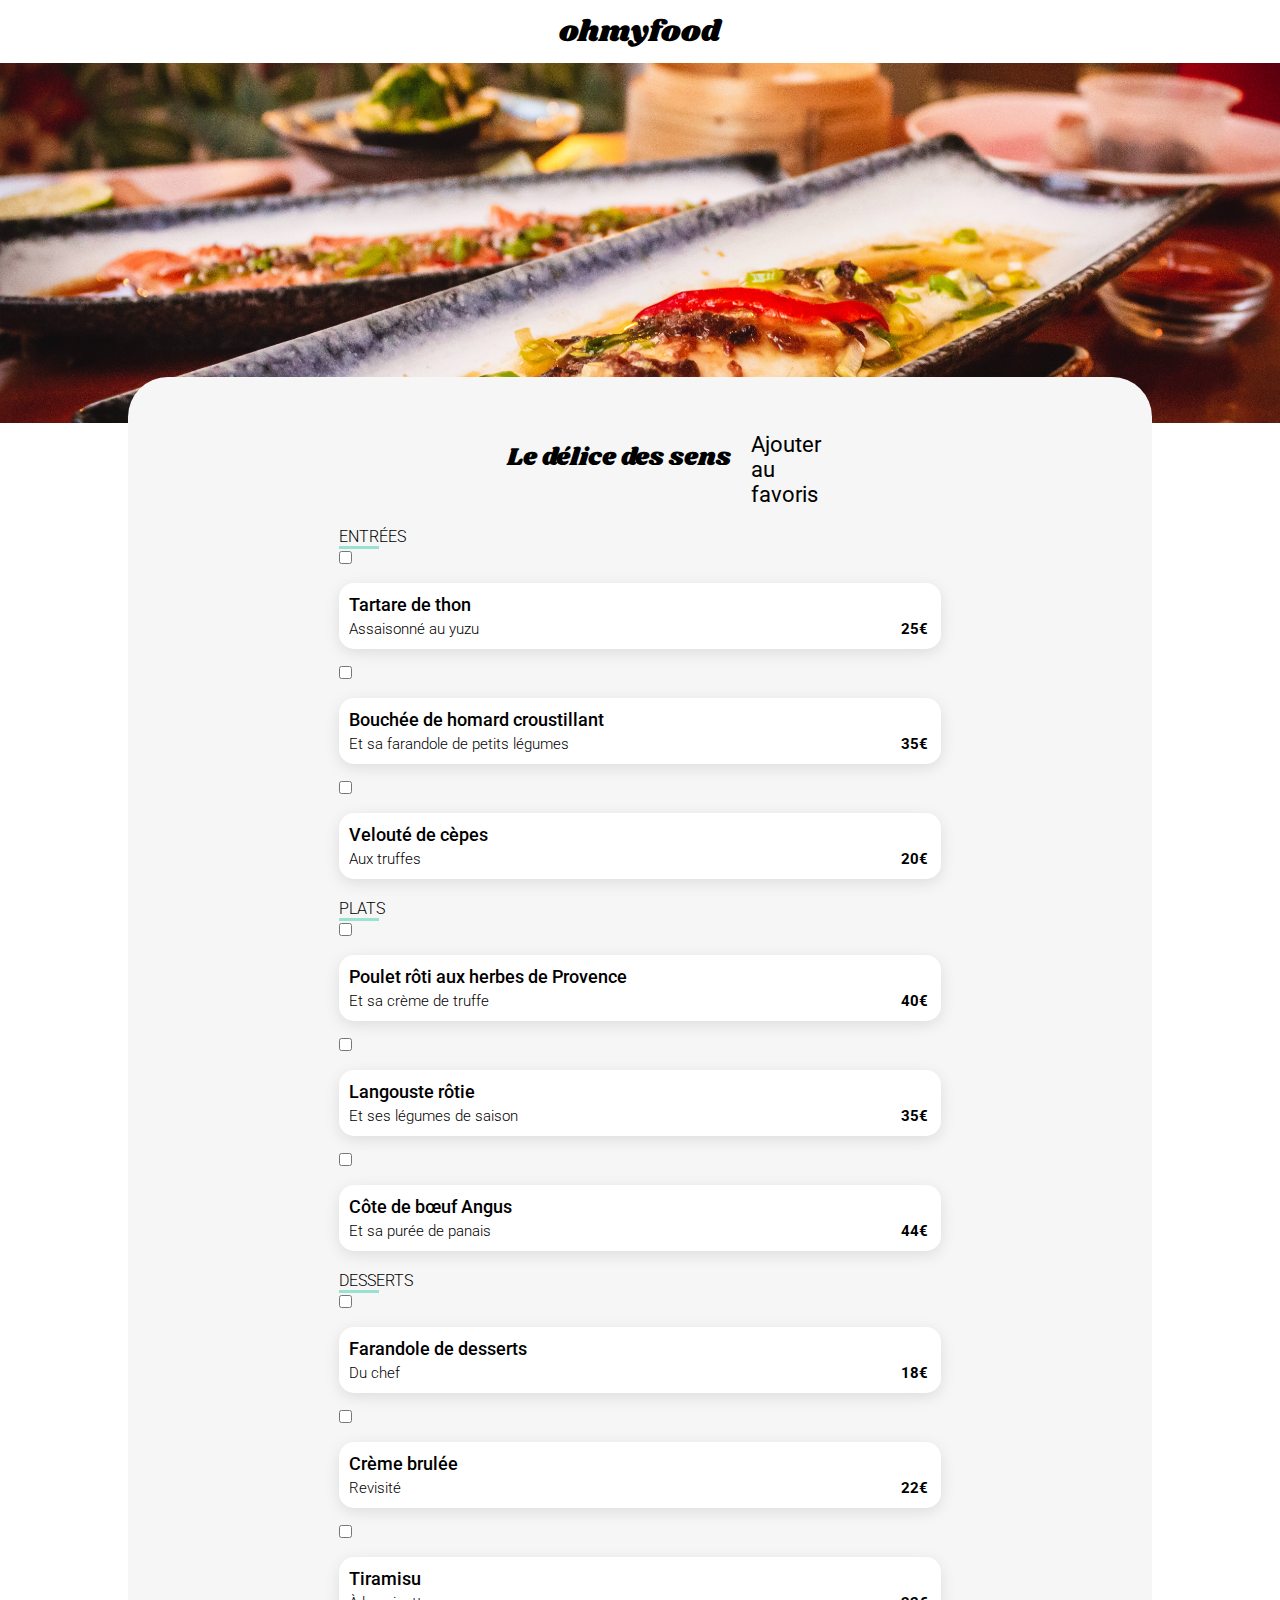
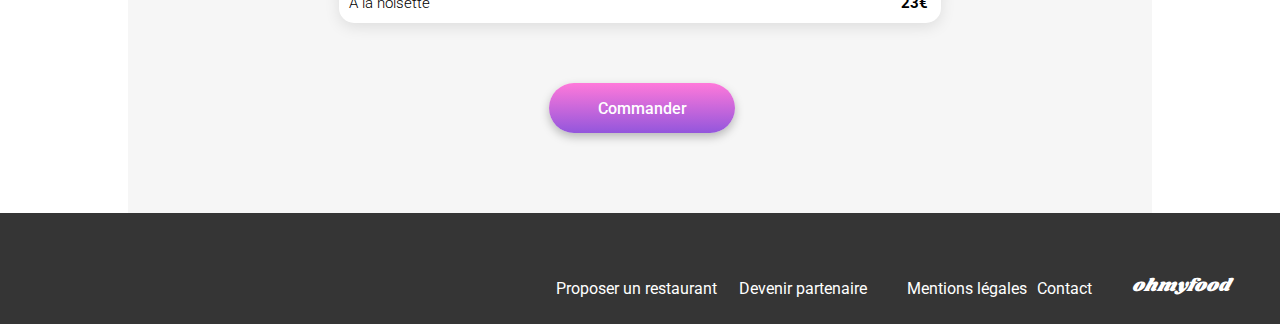
<file: restaurants/leDeliceDesSens.html>
<!DOCTYPE html>
<html lang="en">

  <head>
    <meta charset="UTF-8" />
    <meta name="viewport" content="width=device-width, initial-scale=1.0" />
    <title>A la Française</title>
    <link rel="preconnect" href="https://fonts.googleapis.com" />
    <link rel="preconnect" href="https://fonts.gstatic.com" crossorigin />
    <link href="https://fonts.googleapis.com/css2?family=Roboto:ital,wght@0,100;0,300;0,400;0,500;0,700;0,900;1,100;1,300;1,400;1,500;1,700;1,900&family=Shrikhand&display=swap" rel="stylesheet">
    <link href="https://fonts.googleapis.com/css2?family=Roboto:ital,wght@0,100;0,300;0,400;0,500;0,700;0,900;1,100;1,300;1,400;1,500;1,700;1,900&display=swap" rel="stylesheet">
    <link rel="stylesheet" href="https://cdnjs.cloudflare.com/ajax/libs/font-awesome/6.2.1/css/all.min.css" integrity="sha512-MV7K8+y+gLIBoVD59lQIYicR65iaqukzvf/nwasF0nqhPay5w/9lJmVM2hMDcnK1OnMGCdVK+iQrJ7lzPJQd1w==" crossorigin="anonymous" referrerpolicy="no-referrer">
    <link rel="stylesheet" href="../css/index.css" />
  </head>

  <body>

    <header class="header-restaurant">
        <a href="../index.html" id="return">
            <i class="fas fa-arrow-left"></i>
        </a>
        <a href="../index.html" id="logo">ohmyfood</a>
    </header>

    <main>

        <section class="banner">
            <img src="../assets/restaurants/louis-hansel-shotsoflouis-qNBGVyOCY8Q-unsplash.jpg" alt="Le délice des sens">
        </section>

        <section id="background">

            <div class="main-container">

                <section class="title-container">
                    <h1>Le délice des sens</h1>
                    <form class="like-form">
                        <input type="checkbox" id="like_delice-des-sens" name="like_delice-des-sens" class="like_button" value="favorite">
                        <label for="like_delice-des-sens" class="fav-label">
                          <i class="fa-solid fa-heart"></i>
                          <i class="fa-regular fa-heart"></i>
                          <span class="sr-only">Ajouter au favoris</span>
                        </label>
                    </form>
                </section>
                
                <section class="cards-restau">
                    <h2 style="--anim-order: 1;">Entrées</h2>
                    <input type="checkbox" id='tartare-de-thon' name="tartare-de-thon" class="selector sr-only" value="tartare-de-thon">
                    <article class="card-restau" style="--anim-order: 2;">
                        <div class="card-content">
                            <h3>Tartare de thon</h3>
                            <h4>Assaisonné au yuzu</h4>
                        </div>

                        <div class="card-animation-container">
                            <div class="card-price">
                                <span class="euro">25€</span>
                            </div>
                            <div class="card-anim">
                                <span>
                                    <i class="fa-solid fa-check"></i>
                                </span>
                            </div>
                        </div>

                        <label for="tartare-de-thon" class="selector__label">Tartare de thon</label>
                    </article>

                    <input type="checkbox" id='bouchee-de-homard-croustillant' name="bouchee-de-homard-croustillant" class="selector sr-only" value="bouchee-de-homard-croustillant">
                    <article class="card-restau" style="--anim-order: 3;">
                        <div class="card-content">
                            <h3>Bouchée de homard croustillant</h3>
                            <h4>Et sa farandole de petits légumes</h4> 
                        </div>

                        <div class="card-animation-container">
                            <div class="card-price">
                                <span class="euro">35€</span>
                            </div>
                            <div class="card-anim">
                                <span>
                                    <i class="fa-solid fa-check"></i>
                                </span>
                            </div>
                        </div>

                        <label for="bouchee-de-homard-croustillant" class="selector__label">Bouchée de homard croustillant</label>
                    </article>
                
                    <input type="checkbox" id='veloute-de-cepes-aux-truffes' name="veloute-de-cepes-aux-truffes" class="selector sr-only" value="veloute-de-cepes-aux-truffes">
                    <article class="card-restau" style="--anim-order: 4;">    
                        <div class="card-content">
                            <h3>Velouté de cèpes</h3>
                            <h4>Aux truffes</h4>
                        </div>

                        <div class="card-animation-container">
                            <div class="card-price">
                                <span class="euro">20€</span>
                            </div>
                            <div class="card-anim">
                                <span>
                                    <i class="fa-solid fa-check"></i>
                                </span>
                            </div>
                        </div>

                        <label for="veloute-de-cepes-aux-truffes" class="selector__label">Velouté de cèpes aux truffes</label>
                    </article>
                </section>

                <section class="cards-restau">
                    <h2 style="--anim-order: 5;">Plats</h2>
                    <input type="checkbox" id='poulet-roti-aux-herbes-de-provence' name="poulet-roti-aux-herbes-de-provence" class="selector sr-only" value="poulet-roti-aux-herbes-de-provence">
                    <article class="card-restau" style="--anim-order: 6;">
                        <div class="card-content">
                            <h3>Poulet rôti aux herbes de Provence</h3>
                            <h4>Et sa crème de truffe</h4>
                        </div>

                        <div class="card-animation-container">
                            <div class="card-price">
                                <span class="euro">40€</span>
                            </div>
                            <div class="card-anim">
                                <span>
                                    <i class="fa-solid fa-check"></i>
                                </span>
                            </div>
                        </div>

                        <label for="poulet-roti-aux-herbes-de-provence" class="selector__label">Poulet rôti aux herbes de Provence</label>
                    </article>

                    <input type="checkbox" id='langouste-rotie' name="langouste-rotie" class="selector sr-only" value="langouste-rotie">
                    <article class="card-restau" style="--anim-order: 7;">
                        <div class="card-content">
                            <h3>Langouste rôtie</h3>
                            <h4>Et ses légumes de saison</h4>
                        </div>

                        <div class="card-animation-container">
                            <div class="card-price">
                                <span class="euro">35€</span>
                            </div>
                            <div class="card-anim">
                                <span>
                                    <i class="fa-solid fa-check"></i>
                                </span>
                            </div>
                        </div>

                        <label for="langouste-rotie" class="selector__label">Langouste rôtie</label>
                    </article>

                    <input type="checkbox" id='cote-de-boeuf-angus' name="cote-de-boeuf-angus" class="selector sr-only" value="cote-de-boeuf-angus">
                    <article class="card-restau" style="--anim-order: 8;">
                        <div class="card-content">
                            <h3>Côte de bœuf Angus</h3>
                            <h4>Et sa purée de panais</h4>
                        </div>

                        <div class="card-animation-container">
                            <div class="card-price">
                                <span class="euro">44€</span>
                            </div>
                            <div class="card-anim">
                                <span>
                                    <i class="fa-solid fa-check"></i>
                                </span>
                            </div>
                        </div>

                        <label for="cote-de-boeuf-angus" class="selector__label">Côte de bœuf Angus</label>
                    </article>
                </section>

                <section class="cards-restau">
                    <h2 style="--anim-order: 9;">Desserts</h2>
                    <input type="checkbox" id='farandole-de-desserts' name="farandole-de-desserts" class="selector sr-only" value="farandole-de-desserts">
                    <article class="card-restau" style="--anim-order: 10;">
                        <div class="card-content">
                            <h3>Farandole de desserts</h3>
                            <h4>Du chef</h4> 
                        </div>

                        <div class="card-animation-container">
                            <div class="card-price">
                                <span class="euro">18€</span>
                            </div>
                            <div class="card-anim">
                                <span>
                                    <i class="fa-solid fa-check"></i>
                                </span>
                            </div>
                        </div>

                        <label for="farandole-de-desserts" class="selector__label">Farandole de desserts</label>
                    </article>

                    <input type="checkbox" id='creme-brulee' name="creme-brulee" class="selector sr-only" value="creme-brulee">
                    <article class="card-restau" style="--anim-order: 11;">
                        <div class="card-content">
                            <h3>Crème brulée</h3>
                            <h4>Revisité</h4>
                        </div>

                        <div class="card-animation-container">
                            <div class="card-price">
                                <span class="euro">22€</span>
                            </div>
                            <div class="card-anim">
                                <span>
                                    <i class="fa-solid fa-check"></i>
                                </span>
                            </div>
                        </div>

                        <label for="creme-brulee" class="selector__label">Crème brulée</label>
                    </article>

                    <input type="checkbox" id='tiramisu' name="tiramisu" class="selector sr-only" value="tiramisu">
                    <article class="card-restau" style="--anim-order: 12;">
                        <div class="card-content">
                            <h3>Tiramisu</h3>
                            <h4>À la noisette</h4>
                        </div>

                        <div class="card-animation-container">
                            <div class="card-price">
                                <span class="euro">23€</span>
                            </div>
                            <div class="card-anim">
                                <span>
                                    <i class="fa-solid fa-check"></i>
                                </span>
                            </div>
                        </div>

                        <label for="tiramisu" class="selector__label">Tiramisu</label>
                    </article>
                </section>

                <div id="btn"><button>Commander</button></div>
            </div>
        </section>
       
    </main>

    <footer>
        <h3>ohmyfood</h3>
        <ul>
            <li><i class="fa-solid fa-utensils"></i><a href="#"> Proposer un restaurant</a></li>
            <li><i class="fa-solid fa-handshake-angle"></i><a href="#">Devenir partenaire</a></li>
            <li><a href="#">Mentions légales</a></li>
            <li><a href="mailto:contact@ohmyfood.fr">Contact</a></li>
        </ul>
    </footer>

</body>
</html>
</file>
<file: css/index.css>
@charset "UTF-8";
* {
  font-family: "Roboto", sans-serif;
  padding: 0px;
  margin: 0px;
  box-sizing: border-box;
}

body {
  background-color: #F5F5F5;
}

a {
  text-decoration: none;
  color: inherit;
}

.container {
  max-width: 1140px;
  margin: auto;
  padding: 50px 20px;
}

.header-restaurant, .main-container #fonctionnement #detail .explication, .header-homepage #logo {
  display: flex;
  justify-content: center;
}

.loader, main #btn, .main-container #fonctionnement #detail, #reservation {
  display: flex;
  flex-direction: column;
}

.loader__stagger {
  display: flex;
  flex-direction: row;
}

/****  header  ****/
.header-homepage #logo {
  background-color: #FFFFFF;
  box-shadow: 0px 2px 4px 0px rgba(0, 0, 0, 0.1450980392);
}
.header-homepage #logo img {
  width: 162px;
  margin: 19px 0px;
}
.header-homepage .location {
  position: relative;
  text-align: center;
  background-color: #EAEAEA;
  padding: 16px 0px 15px 55px;
  box-shadow: 0px 4px 4px 0px rgba(0, 0, 0, 0.2509803922);
}
@media screen and (min-width: 768px) {
  .header-homepage .location {
    box-shadow: none;
  }
}
.header-homepage .location i {
  margin: 0px 10px 0px 6px;
  color: #353535;
}
.header-homepage .location input {
  border: none;
  background: none;
  outline: none;
  font-size: 16px;
  font-weight: 500;
}
.header-homepage .location input::placeholder {
  color: #353535;
}

/****  section-reservation  ****/
#reservation {
  background-color: #F5F5F5;
  align-items: center;
  text-align: center;
}
#reservation h1 {
  margin: 0px 35px 0px 47px;
  padding: 30px 0px 10px 0px;
}
@media screen and (min-width: 1024px) {
  #reservation h1 {
    font-size: 40px;
    margin-bottom: 20px;
  }
}
#reservation h2 {
  font-size: 17px;
  font-weight: 300;
  margin: 0 10px;
}
@media screen and (min-width: 1024px) {
  #reservation h2 {
    font-size: 18px;
  }
}

/**** section-fonctionnement ****/
.main-container #fonctionnement {
  background-color: #FFFFFF;
}
.main-container #fonctionnement #detail {
  padding: 0 0 0 12px;
}
@media screen and (min-width: 768px) {
  .main-container #fonctionnement #detail {
    flex-direction: row;
  }
  .main-container #fonctionnement #detail .container-detail {
    width: 100%;
    padding-right: 40px;
  }
}
.main-container #fonctionnement #detail .explication {
  justify-content: unset;
  align-items: center;
  padding: 25px 20px 25px 20px;
  background: #F6F6F6;
  border-radius: 20px;
  box-shadow: 0px 4px 15px 0px rgba(0, 0, 0, 0.1450980392);
}
.main-container #fonctionnement #detail .explication i {
  margin: 0px 12px;
  color: #7E7E7E;
  font-size: 19px;
}
.main-container #fonctionnement #detail .explication .fa--active {
  color: #9356DC;
}
.main-container #fonctionnement #detail .explication p {
  font-weight: 500;
  margin-left: 10px;
}
@media screen and (min-width: 768px) {
  .main-container #fonctionnement #detail .explication p {
    text-align: left;
  }
}
.main-container #fonctionnement #detail .container-detail {
  position: relative;
  margin-top: 25px;
  text-align: center;
}
.main-container #fonctionnement #detail span {
  position: absolute;
  top: 50%;
  transform: translateY(-50%);
  left: -12px;
  width: 24px;
  border-radius: 50%;
  background-color: #9356DC;
  color: #FFFFFF;
  line-height: 24px;
  font-size: 14px;
  font-weight: 500;
}
.main-container #card-container {
  margin: 20px 0 20px 0;
}
@media screen and (min-width: 768px) {
  .main-container #card-container {
    display: grid;
    grid-template-columns: 1fr 1fr;
    grid-template-rows: 1fr 1fr;
    row-gap: 50px;
    column-gap: 100px;
  }
}

@keyframes fadeIn_h2 {
  0% {
    opacity: 0;
  }
  25% {
    opacity: 1;
  }
  100% {
    opacity: 1;
  }
}
@keyframes fadeIn_card-restau {
  from {
    opacity: 0;
  }
  to {
    opacity: 1;
  }
}
body {
  background-color: #FFFFFF;
}

.header-restaurant {
  height: 63px;
  align-items: center;
}
.header-restaurant #logo {
  font-family: Shrikhand;
  font-size: 30px;
}
.header-restaurant #return {
  position: absolute;
  color: #353535;
  font-size: 18px;
  left: 25px;
}

main .banner img {
  width: 100%;
  object-fit: cover;
  height: 260px;
}
@media screen and (min-width: 768px) {
  main .banner img {
    height: 360px;
  }
}
main #background {
  border-radius: 40px 40px 0 0;
  background-color: #f6f6f6;
  position: relative;
  margin-top: -50px;
  padding: 30px 10px;
}
@media screen and (min-width: 768px) {
  main #background {
    width: 90%;
    margin-left: 5%;
  }
}
@media screen and (min-width: 1024px) {
  main #background {
    width: 80%;
    margin-left: 10%;
  }
  main #background .main-container {
    width: 60%;
    margin: auto;
  }
}
main #background .title-container {
  display: flex;
  justify-content: space-between;
  align-items: center;
  font-size: 18px;
}
@media screen and (min-width: 1024px) {
  main #background .title-container {
    justify-content: center;
  }
}
main #background .title-container h1 {
  font-family: Shrikhand;
  font-size: 25px;
  font-weight: 400;
}
@media screen and (min-width: 1024px) {
  main #background .title-container h1 {
    margin-right: 20px;
  }
}
main #background .title-container .like-form {
  position: unset;
  transform: unset;
}
main #btn {
  flex-wrap: wrap;
  align-content: center;
  margin-top: 40px;
}
main #btn button {
  width: 186px;
}
main .cards-restau {
  margin-top: 20px;
}
main .cards-restau h2 {
  font-size: 16px;
  font-weight: 300;
  border-bottom: 3px solid #99e2d0;
  width: 40px;
  text-transform: uppercase;
  animation: fadeIn_h2 300ms ease-in-out;
}
main .cards-restau .card-restau {
  position: relative;
  display: flex;
  justify-content: space-between;
  align-items: center;
  background-color: #FFFFFF;
  margin: 15px 0px;
  box-shadow: 0px 4.0114941597px 15.0431032181px 0px rgba(0, 0, 0, 0.1019607843);
  border-radius: 15px;
  animation: fadeIn_card-restau 300ms ease-in-out;
}
main .cards-restau .card-restau h3 {
  font-size: 18px;
  font-weight: 500;
  margin-bottom: 5px;
}
main .cards-restau .card-restau .card-content {
  margin: 10px 0px 10px 10px;
}
main .cards-restau .card-restau .card-content h4 {
  font-size: 15.04px;
  font-weight: 300;
}
@media screen and (max-width: 450px) {
  main .cards-restau .card-restau .card-content h3, main .cards-restau .card-restau .card-content h4 {
    width: 174px;
    white-space: nowrap;
    overflow: hidden;
    text-overflow: ellipsis;
  }
}
main .cards-restau .card-restau .card-animation-container {
  right: 0;
  display: flex;
  align-items: center;
  overflow: hidden;
  transition: transform 175ms ease-in-out, opacity 175ms ease-in-out;
}
main .cards-restau .card-restau .card-animation-container .card-price {
  margin: 25px 0 0 auto;
}
main .cards-restau .card-restau .card-animation-container .card-price span {
  font-size: 15.04px;
  font-weight: 700;
  padding: 0px 10px 0px 0px;
  margin-left: 20px;
}
main .cards-restau .card-restau .card-animation-container .card-anim {
  display: flex;
  background-color: #99E2D0;
  color: #FFFFFF;
  font-size: 20px;
  padding: 23px 20px;
  border-radius: 0 15px 15px 0;
}
main .cards-restau .card-restau .card-animation-container .card-anim span {
  display: flex;
  justify-content: center;
  align-items: center;
  font-size: 15px;
  background-color: #FFFFFF;
  color: #99E2D0;
  text-align: center;
  width: 20px;
  height: 20px;
  border-radius: 50%;
}
main .cards-restau .card-restau .card-price, main .cards-restau .card-restau .card-anim {
  opacity: 1;
  transition: transform 175ms ease-in-out, opacity 175ms ease-in-out;
}
main .cards-restau .card-restau .selector__label {
  cursor: pointer;
  position: absolute;
  width: 100%;
  height: 100%;
  opacity: 0;
}
main .cards-restau h2, main .cards-restau .card-restau {
  animation-fill-mode: both;
  animation-delay: calc((var(--anim-order) - 1) * 200ms);
}

.card {
  background-color: #FFFFFF;
  height: 251px;
  border-radius: 15px;
  box-shadow: 0px 4px 15px 0px rgba(0, 0, 0, 0.1019607843);
  position: relative;
  margin-bottom: 18px;
}
.card img {
  width: 100%;
  height: 180px;
  object-fit: cover;
  border-radius: 15px 15px 0px 0px;
  display: block;
}
.card .new {
  display: flex;
  justify-content: center;
  align-items: center;
  background-color: #99E2D0;
  width: 80px;
  height: 29px;
  border-radius: 2px;
  color: #008766;
  font-size: 14px;
  font-weight: 500;
  border: none;
  box-shadow: 0px 2px 4px 0px rgba(0, 0, 0, 0.1450980392);
  position: absolute;
  top: 25px;
  left: 82%;
  transform: translate(-50%, -50%);
}
@media screen and (min-width: 1024px) {
  .card .new {
    left: 88%;
  }
}
.card .card__content {
  display: flex;
  justify-content: space-between;
  align-items: center;
  margin: 15px 20px 15px 10px;
}
.card .card__content h3 {
  font-size: 18px;
}
.card .card__content p {
  font-weight: 300;
}

.like-form {
  position: relative;
  font-size: 22px;
  left: 94%;
  bottom: 55px;
  transform: translate(-50%, -50%);
  width: 22px;
}
@media screen and (max-width: 320px) {
  .like-form {
    left: 90%;
  }
}

.like_button {
  display: none;
}
.like_button:not(:checked) ~ .fav-label {
  cursor: pointer;
}
.like_button:not(:checked) ~ .fav-label .fa-solid {
  display: none;
}
.like_button:not(:checked) ~ .fav-label .fa-regular {
  display: inline-block;
}
.like_button:checked ~ .fav-label {
  cursor: pointer;
}
.like_button:checked ~ .fav-label .fa-solid {
  display: inline-block;
}
.like_button:checked ~ .fav-label .fa-regular {
  display: none;
}

.fa-heart.fa-solid {
  background-image: linear-gradient(193.33deg, #9356DC -11.44%, #FF79DA 123.93%);
  -webkit-background-clip: text;
  background-clip: text;
  color: transparent;
}

.selector:not(:checked) + .card-restau .card-animation-container .card-price,
.selector:not(:checked) + .card-restau .card-animation-container .card-anim {
  transform: translateX(100%); /* Déplacer la carte animée en dehors de la vue */
}

button {
  background: linear-gradient(0deg, #9356DC, #FF79DA);
  color: #FFFFFF;
  box-shadow: 0px 4px 10px 0px rgba(0, 0, 0, 0.2509803922);
  width: 218px;
  height: 50px;
  border-radius: 25px;
  font-size: 16px;
  font-weight: 500;
  border: none;
  cursor: pointer;
  margin: 20px 0px 50px 5px;
}

button:hover {
  opacity: 0.83;
  transition: 0.5s;
  box-shadow: 0px 4px 15px 0px rgba(0, 0, 0, 0.3490196078);
}

footer {
  background-color: #353535;
  color: #FFFFFF;
  padding: 22px 25px;
}
@media screen and (min-width: 768px) {
  footer {
    display: flex;
    flex-direction: row-reverse;
    align-items: center;
    padding: 60px 20px 25px;
  }
}
@media screen and (min-width: 1024px) {
  footer {
    padding: 60px 50px 25px;
  }
}
footer h3 {
  font-family: Shrikhand;
  font-size: 18px;
  font-weight: 400;
  font-style: italic;
  margin-bottom: 16px;
}
@media screen and (min-width: 768px) {
  footer h3 {
    margin-bottom: 0;
    margin-left: 30px;
  }
}
footer ul {
  list-style: none;
}
@media screen and (min-width: 768px) {
  footer ul {
    display: flex;
  }
  footer ul li:nth-child(3) {
    margin-left: 30px;
  }
}
footer ul li {
  margin-top: 5px;
}
@media screen and (min-width: 768px) {
  footer ul li {
    margin-right: 10px;
  }
}
footer ul li i {
  font-size: 13px;
  margin-right: 12px;
}

@keyframes hideLoader {
  0% {
    z-index: 5;
    opacity: 1;
  }
  70% {
    z-index: 5;
    opacity: 1;
  }
  100% {
    z-index: -5;
    opacity: 0;
  }
}
@keyframes loading {
  0% {
    opacity: 0.2;
    transform: scale(1);
  }
  50% {
    opacity: 1;
    transform: scale(2);
  }
  100% {
    opacity: 0.3;
    transform: scale(1);
  }
}
.loader {
  position: fixed;
  top: 0;
  left: 0;
  width: 100%;
  height: 100vh;
  justify-content: center;
  align-items: center;
  text-align: center;
  background-color: #9356DC;
  animation: hideLoader 3s ease forwards;
}
.loader__title {
  font-family: Shrikhand;
  color: #FFFFFF;
  width: 80%;
  font-size: 48px;
  font-weight: 400;
  margin-bottom: 20px;
}
.loader__stagger {
  justify-content: space-between;
  align-items: center;
  gap: 10px;
}
.loader__point {
  background-color: white;
  width: 5px;
  height: 5px;
  border-radius: 100%;
  opacity: 0.3;
  animation-name: loading;
  animation-duration: 1000ms;
  animation-timing-function: ease-in-out;
  animation-iteration-count: 6;
}
.loader__point:nth-of-type(1) {
  animation-delay: 0.2s;
}
.loader__point:nth-of-type(2) {
  animation-delay: 0.4s;
}
.loader__point:nth-of-type(3) {
  animation-delay: 0.6s;
}
.loader__point:nth-of-type(4) {
  animation-delay: 0.8s;
}
.loader__point:nth-of-type(5) {
  animation-delay: 1s;
}

@keyframes scroll-loader {
  to {
    overflow: visible;
  }
}
.scroll {
  overflow: hidden;
  animation: scroll-loader 2000ms forwards;
  animation-delay: 2000ms;
}

/*# sourceMappingURL=index.css.map */
</file>
